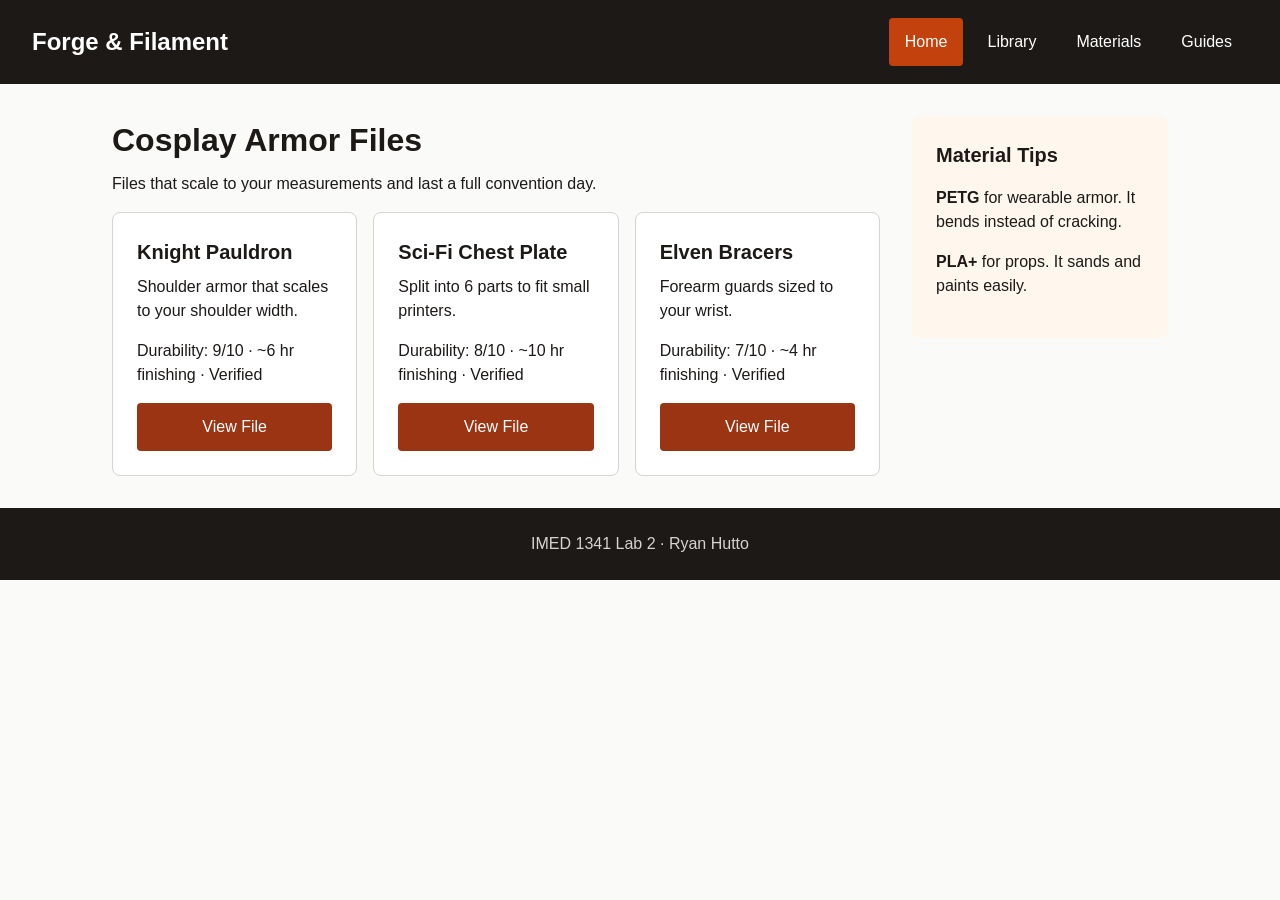
<file: index.html>
<!DOCTYPE html>
<html lang="en">
<!--
    Persona: Maya Chen, 27 - cosplayer who 3D prints armor and props.
    "I need it to survive the con floor, not just look printed."
    Her frustrations (bad sizing, cracking prints, long finishing, untrusted files)
    are answered on each card: sizing, durability rating, finish time, verified maker.
-->
<head>
    <meta charset="UTF-8">
    <meta name="viewport" content="width=device-width, initial-scale=1.0">
    <title>Forge &amp; Filament</title>
    <link rel="stylesheet" href="style.css">
</head>
<body>
    <header>
        <a href="index.html">Forge &amp; Filament</a>
        <nav>
            <ul>
                <li><a href="index.html" class="active">Home</a></li>
                <li><a href="index.html#library">Library</a></li>
                <li><a href="index.html#materials">Materials</a></li>
                <li><a href="index.html#guides">Guides</a></li>
            </ul>
        </nav>
    </header>

    <main>
        <section id="library">
            <h1>Cosplay Armor Files</h1>
            <p>Files that scale to your measurements and last a full convention day.</p>

            <div>
                <article>
                    <h2>Knight Pauldron</h2>
                    <p>Shoulder armor that scales to your shoulder width.</p>
                    <p>Durability: 9/10 · ~6 hr finishing · Verified</p>
                    <a href="details.html">View File</a>
                </article>
                <article>
                    <h2>Sci-Fi Chest Plate</h2>
                    <p>Split into 6 parts to fit small printers.</p>
                    <p>Durability: 8/10 · ~10 hr finishing · Verified</p>
                    <a href="details.html">View File</a>
                </article>
                <article>
                    <h2>Elven Bracers</h2>
                    <p>Forearm guards sized to your wrist.</p>
                    <p>Durability: 7/10 · ~4 hr finishing · Verified</p>
                    <a href="details.html">View File</a>
                </article>
            </div>
        </section>

        <aside id="materials">
            <h2>Material Tips</h2>
            <p><strong>PETG</strong> for wearable armor. It bends instead of cracking.</p>
            <p><strong>PLA+</strong> for props. It sands and paints easily.</p>
        </aside>
    </main>

    <footer id="guides">
        <p>IMED 1341 Lab 2 · Ryan Hutto</p>
    </footer>
</body>
</html>
</file>
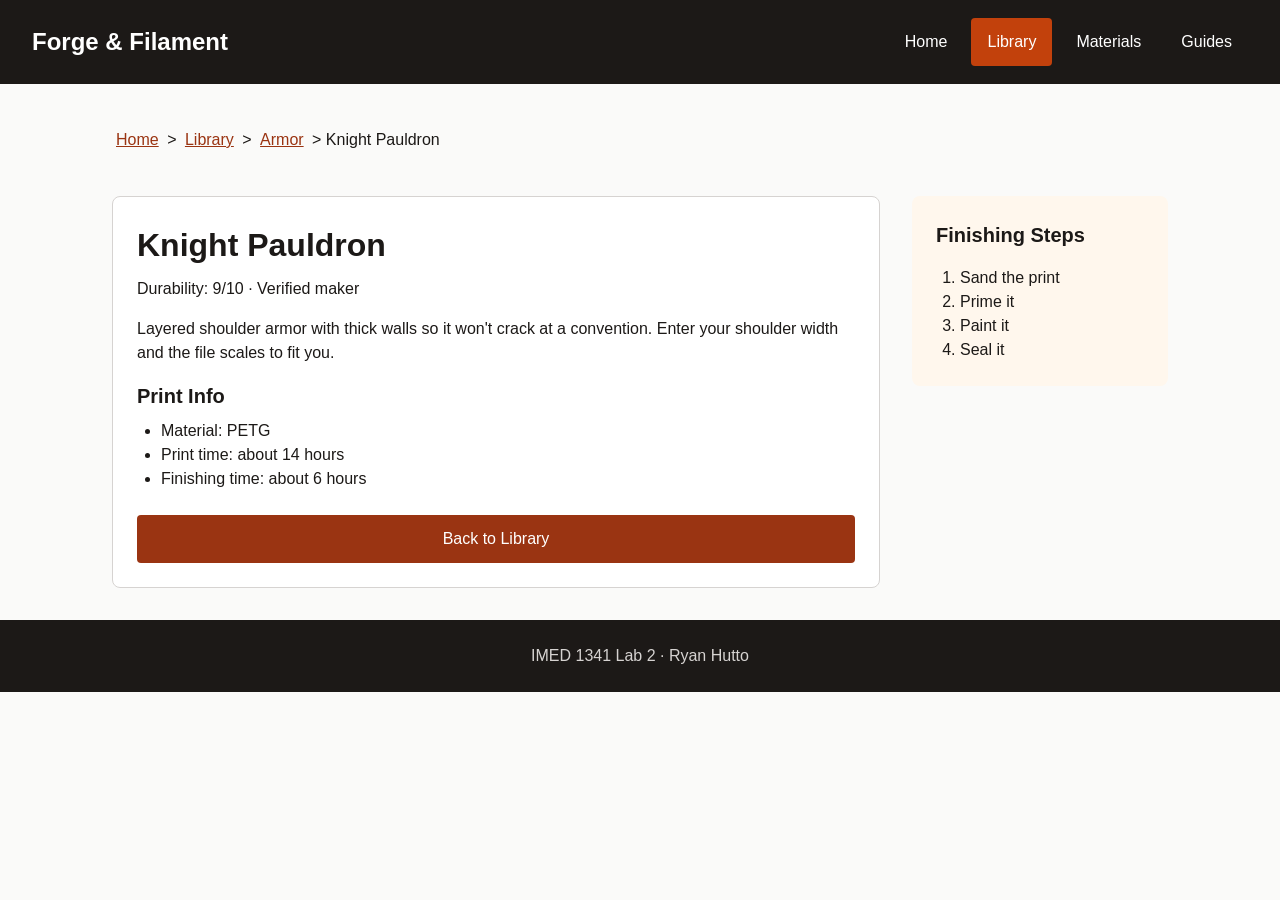
<file: details.html>
<!DOCTYPE html>
<html lang="en">
<head>
    <meta charset="UTF-8">
    <meta name="viewport" content="width=device-width, initial-scale=1.0">
    <title>Knight Pauldron | Forge &amp; Filament</title>
    <link rel="stylesheet" href="style.css">
</head>
<body>
    <header>
        <!-- Escape hatch: logo goes back to the home page -->
        <a href="index.html">Forge &amp; Filament</a>
        <nav>
            <ul>
                <li><a href="index.html">Home</a></li>
                <li><a href="index.html#library" class="active">Library</a></li>
                <li><a href="index.html#materials">Materials</a></li>
                <li><a href="index.html#guides">Guides</a></li>
            </ul>
        </nav>
    </header>

    <main>
        <!-- Breadcrumb trail -->
        <nav>
            <a href="index.html">Home</a> &gt;
            <a href="index.html#library">Library</a> &gt;
            <a href="index.html#library">Armor</a> &gt;
            <span>Knight Pauldron</span>
        </nav>

        <article>
            <h1>Knight Pauldron</h1>
            <p>Durability: 9/10 · Verified maker</p>
            <p>Layered shoulder armor with thick walls so it won't crack at a convention. Enter your shoulder width and the file scales to fit you.</p>
            <h2>Print Info</h2>
            <ul>
                <li>Material: PETG</li>
                <li>Print time: about 14 hours</li>
                <li>Finishing time: about 6 hours</li>
            </ul>
            <a href="index.html#library">Back to Library</a>
        </article>

        <aside>
            <h2>Finishing Steps</h2>
            <ol>
                <li>Sand the print</li>
                <li>Prime it</li>
                <li>Paint it</li>
                <li>Seal it</li>
            </ol>
        </aside>
    </main>

    <footer>
        <p>IMED 1341 Lab 2 · Ryan Hutto</p>
    </footer>
</body>
</html>
</file>
<file: style.css>
/* Reset */
* {
    box-sizing: border-box;
    margin: 0;
    padding: 0;
}

body {
    font-family: Arial, sans-serif;
    background-color: #fafaf9;
    color: #1c1917;
    line-height: 1.5;
}

/* Header and logo */
header {
    display: flex;
    justify-content: space-between;
    align-items: center;
    padding: 1rem 2rem;
    background-color: #1c1917;
}

header > a {
    display: block;
    padding: 0.5rem 0;        /* big click target (Fitts's Law) */
    color: #ffffff;
    font-size: 1.5rem;
    font-weight: bold;
    text-decoration: none;
}

/* Main navigation (Flexbox) */
header nav ul {
    display: flex;
    gap: 0.5rem;
    list-style: none;
}

header nav a {
    display: block;
    padding: 0.75rem 1rem;   /* big click target (Fitts's Law) */
    color: #ffffff;
    text-decoration: none;
    border-radius: 0.25rem;
}

header nav a:hover {
    background-color: #44403c;
}

/* Active page ("you are here") */
header nav a.active {
    background-color: #c2410c;
}

/* Keyboard focus */
a:focus {
    outline: 0.2rem solid #f59e0b;
    outline-offset: 0.2rem;
}

/* Page layout (Grid): content + sidebar */
main {
    display: grid;
    grid-template-columns: 3fr 1fr;
    gap: 2rem;
    align-items: start;
    max-width: 70rem;
    margin: 0 auto;
    padding: 2rem;
}

main h1 {
    font-size: 2rem;
    margin-bottom: 0.5rem;
}

main p {
    margin-bottom: 1rem;
}

/* Card grid (Grid) */
main section div {
    display: grid;
    grid-template-columns: repeat(3, 1fr);
    gap: 1rem;
}

main article {
    padding: 1.5rem;
    background-color: #ffffff;
    border: 0.0625rem solid #d6d3d1;
    border-radius: 0.5rem;
}

main article h2 {
    font-size: 1.25rem;
    margin-bottom: 0.5rem;
}

main article ul {
    margin: 0 0 1.5rem 1.5rem;
}

/* Buttons inside cards */
main article a {
    display: block;
    padding: 0.75rem;         /* big click target (Fitts's Law) */
    background-color: #9a3412;
    color: #ffffff;
    text-align: center;
    text-decoration: none;
    border-radius: 0.25rem;
}

main article a:hover {
    background-color: #7c2d12;
}

/* Sidebar */
main aside {
    padding: 1.5rem;
    background-color: #fff7ed;
    border-radius: 0.5rem;
}

main aside h2 {
    font-size: 1.25rem;
    margin-bottom: 1rem;
}

main aside ol {
    margin-left: 1.5rem;
}

/* Breadcrumbs */
main nav {
    grid-column: 1 / -1;      /* stretch across the full width */
}

main nav a {
    display: inline-block;
    padding: 0.75rem 0.25rem;
    color: #9a3412;
}

/* Footer */
footer {
    padding: 1.5rem;
    background-color: #1c1917;
    color: #d6d3d1;
    text-align: center;
}
</file>
